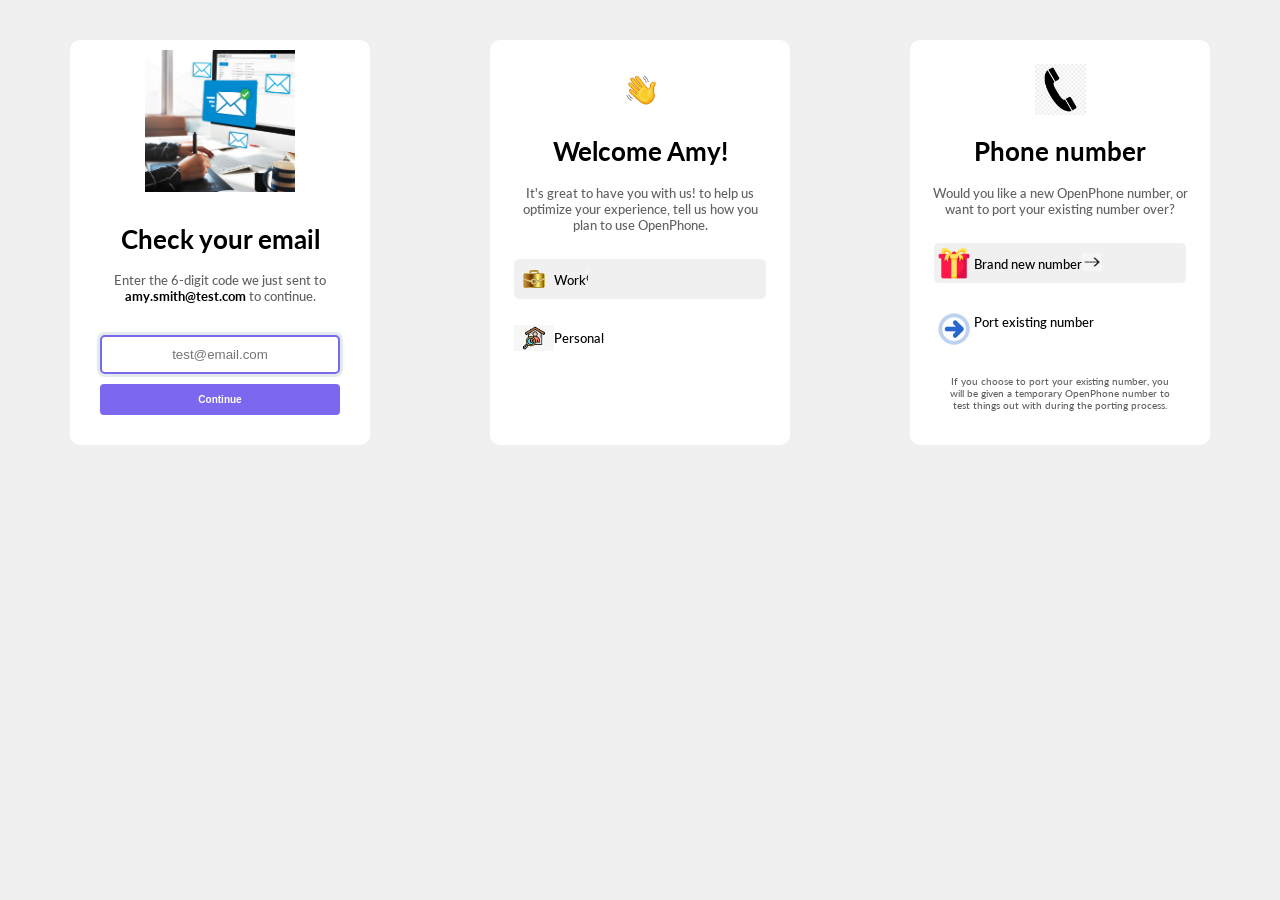
<file: css/Css_Intro/index.html>
<!DOCTYPE html>
<html lang="en">
    <head>
        <meta charset="UTF-8">
        <meta name="viewport" content="width=device-width, initial-scale=1.0">
        <title>Css Introduction</title>
        <link rel="stylesheet" href="style.css">
    </head>
    <body>
        <div class="card-container">
            <div class="card">
                <img class="card_img" src="email.jpg"  alt="check your email">
                <h1>Check your email</h1>
                <p>Enter the 6-digit code we just sent to <br><span class="card-one-email">amy.smith@test.com</span> to continue.</p>
                <div class="card_content">
                    <input type="email" placeholder="test@email.com" required>
                    <br>
                    <a href="card_1.html"><button class="continue-btn">Continue</button></a>
                </div>
            </div>
            <div class="card">
                <img class="card_img card-logo-img" src="wave-hand.jpg"  alt="Welcome">
                <h1>Welcome Amy!</h1>
                <p>It's great to have you with us! to help us <br>
                            optimize your experience, tell us how you<br>
                            plan to use OpenPhone.</p>
                <div class="card_content">
                    <div  class="life_balance">
                        <img src="brief_case.png" alt="Work">
                        <span>Work</span>
                        <a href="card_2.html"><img src="arrow.jpg" alt="Work" class="arrow"></a>

                    </div>
                    <div  class="life_balance life_balance_personal">
                        <img src="personal.png" alt="Personal">
                        <span>Personal</span>
                    </div>
                </div>
            </div>
            <div class="card">
                <img class="card_img card-logo-img" src="phone.png"  alt="phone number">
                <h1>Phone number</h1>
                <p>Would you like a new OpenPhone number, or <br>
                   want to port your existing number over?</p>
                <div class="card_content">
                   <div  class="life_balance">
                        <img src="gift.png" alt="Work">
                        <span>Brand new number</span>
                        <img src="arrow.jpg" alt="Work" class="arrow">

                    </div>
                    <div  class="life_balance life_balance_personal">
                        <img src="right_arrow.png" alt="Personal">
                        <span>Port existing number</span>
                    </div>
                    <p class="port-content">If you choose to port your existing number, you <br>
will be given a temporary OpenPhone number to <br>
test things out with during the porting process.</p>
                </div>
            </div>
          
        </div>
    </body>
</html>
</file>
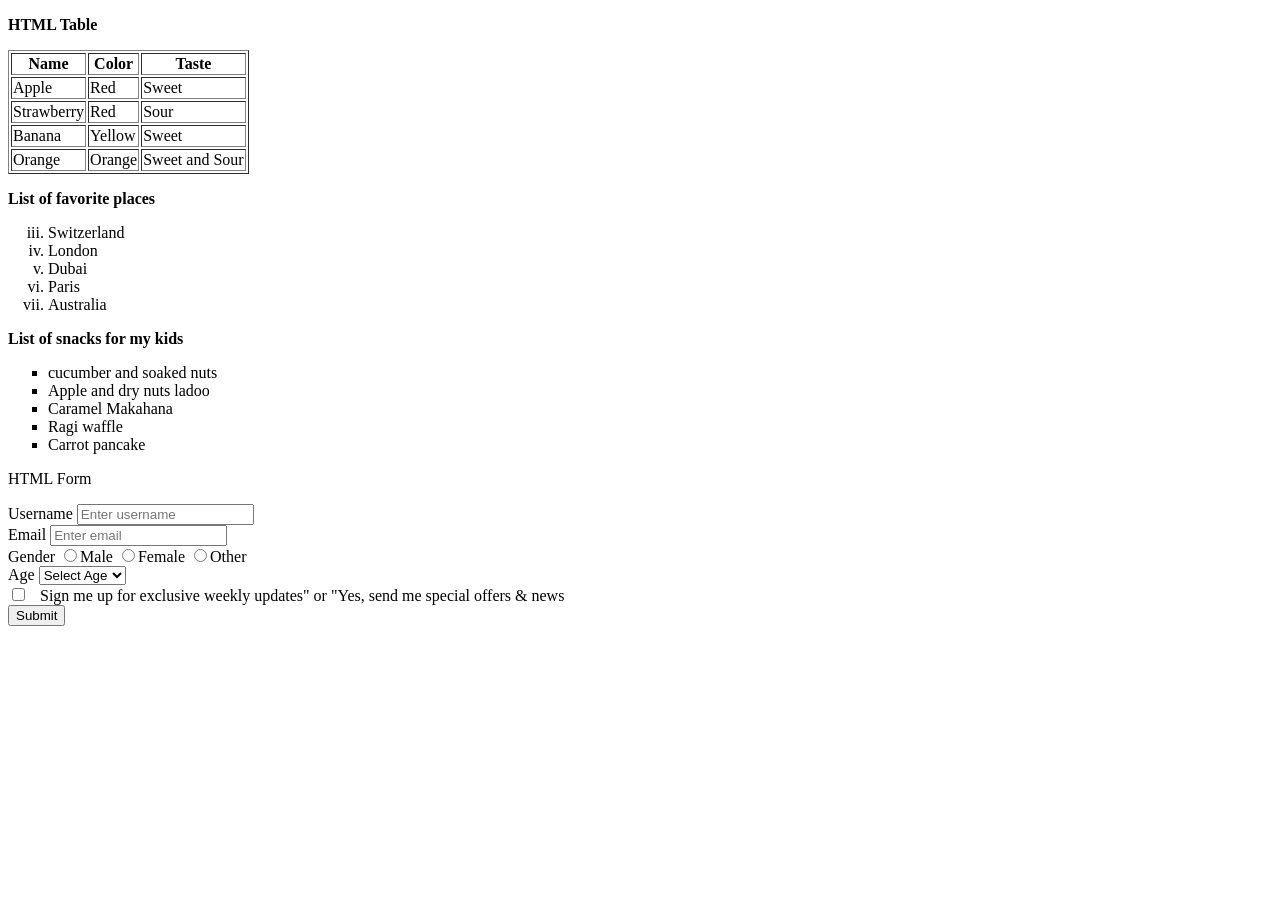
<file: Html/Html_Day2/index.html>
<!DOCTYPE html>
<html lang="en">
    <head>
        <meta charset="UTF-8">
        <meta name="viewport" content="width=device-width, initial-scale=1.0">
        <title>HTML Forms and Tables</title>
    </head>
    <body>
        <p><b>HTML Table</b></p>
        <section>
            <table border>
                <tr>
                    <th>Name</th>
                    <th>Color</th>
                    <th>Taste</th>
                </tr>
                <tr>
                    <td>Apple</td>
                    <td>Red</td>
                    <td>Sweet</td>
                </tr>
                <tr>
                    <td>Strawberry</td>
                    <td>Red</td>
                    <td>Sour</td>
                </tr>
                <tr>
                    <td>Banana</td>
                    <td>Yellow</td>
                    <td>Sweet</td>
                </tr>
                <tr>
                    <td>Orange</td>
                    <td>Orange</td>
                    <td>Sweet and Sour</td>
                </tr>
            </table>
        </section>
        <div>
            <p><strong>List of favorite places</strong></p>
            <ol start="3" type="i">
                <li>Switzerland</li>
                <li>London</li>
                <li>Dubai</li>
                <li>Paris</li>
                <li>Australia</li>
            </ol>

        </div>
        <div>
            <p><strong>List of snacks for my kids</strong></p>
            <ul type="square">
                <li>cucumber and soaked nuts</li>
                <li>Apple and dry nuts ladoo</li>
                <li>Caramel Makahana</li>
                <li>Ragi waffle</li>
                <li>Carrot pancake</li>
            </ul>
        </div>
        <section>
            <p>HTML Form</p>
            <form action="">
                <div>
                <label for="username">Username</label>
                <input type="text" name="username" minlength="3" maxlength="50" placeholder="Enter username" required/>
            <br>
            </div>
            <div>
            <label for="email">Email</label>
            <input type="email" name="email" placeholder="Enter email" required/>
        <br>
        </div>
        <div>
        <label for="gender">Gender</label>
        <input type="radio" name="gender" value="male" required>Male
        <input type="radio" name="gender" value="female" required>Female
        <input type="radio" name="gender" value="other" required>Other
    <br>
        </div>
        <div>
    <label for="age">Age</label>
    <select name="age" id="age" required>
        <option value="">Select Age</option>
        <option value="1">18-24</option>
        <option value="2">25-34</option>
        <option value="3">35-44</option>
        <option value="4">45-59</option>
        <option value="5">60-74</option>
        <option value="6">75-100</option>
    </select>
<br>
</div>
<input type="checkbox" name="newsletter" required> &nbsp; Sign me up for exclusive weekly updates" or "Yes, send me special offers & news
 <br>               <button type="submit">Submit</button>
        </form>

            </form>
        </section>
    </body>
</html>
</file>
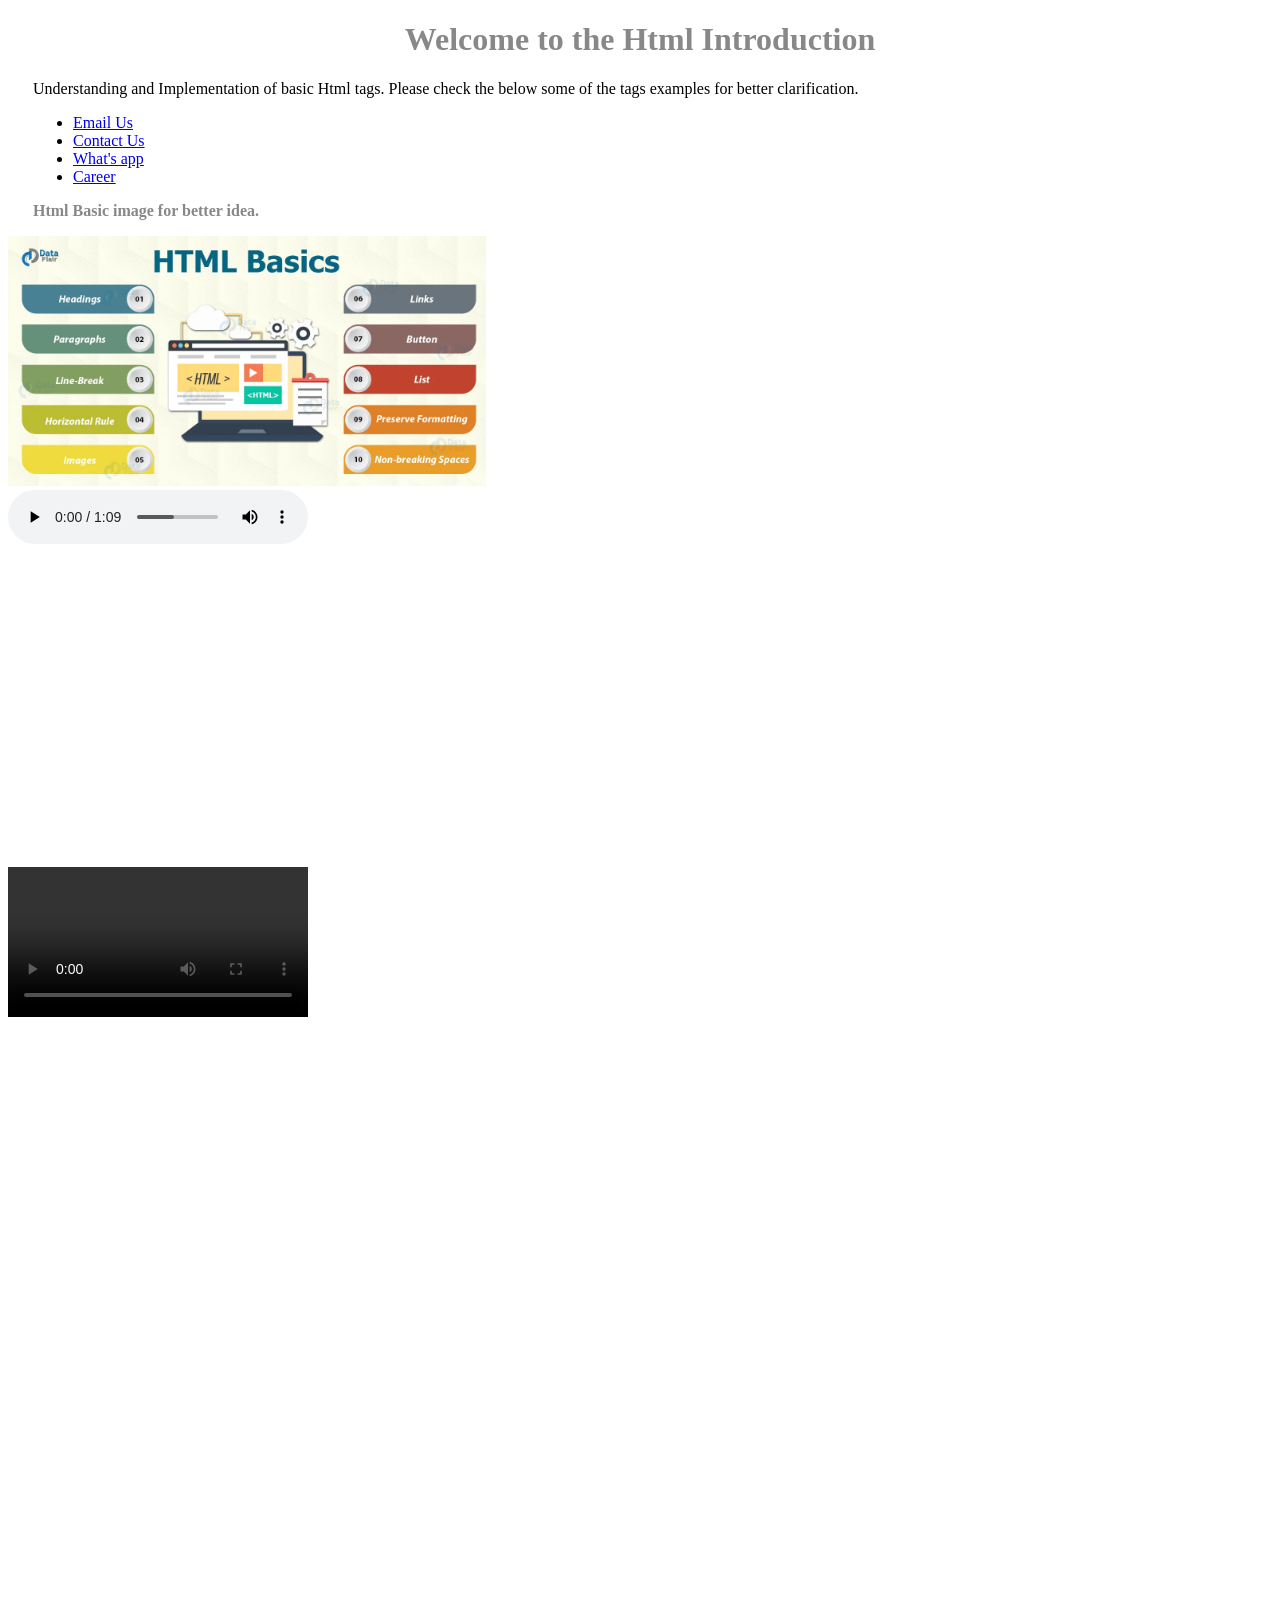
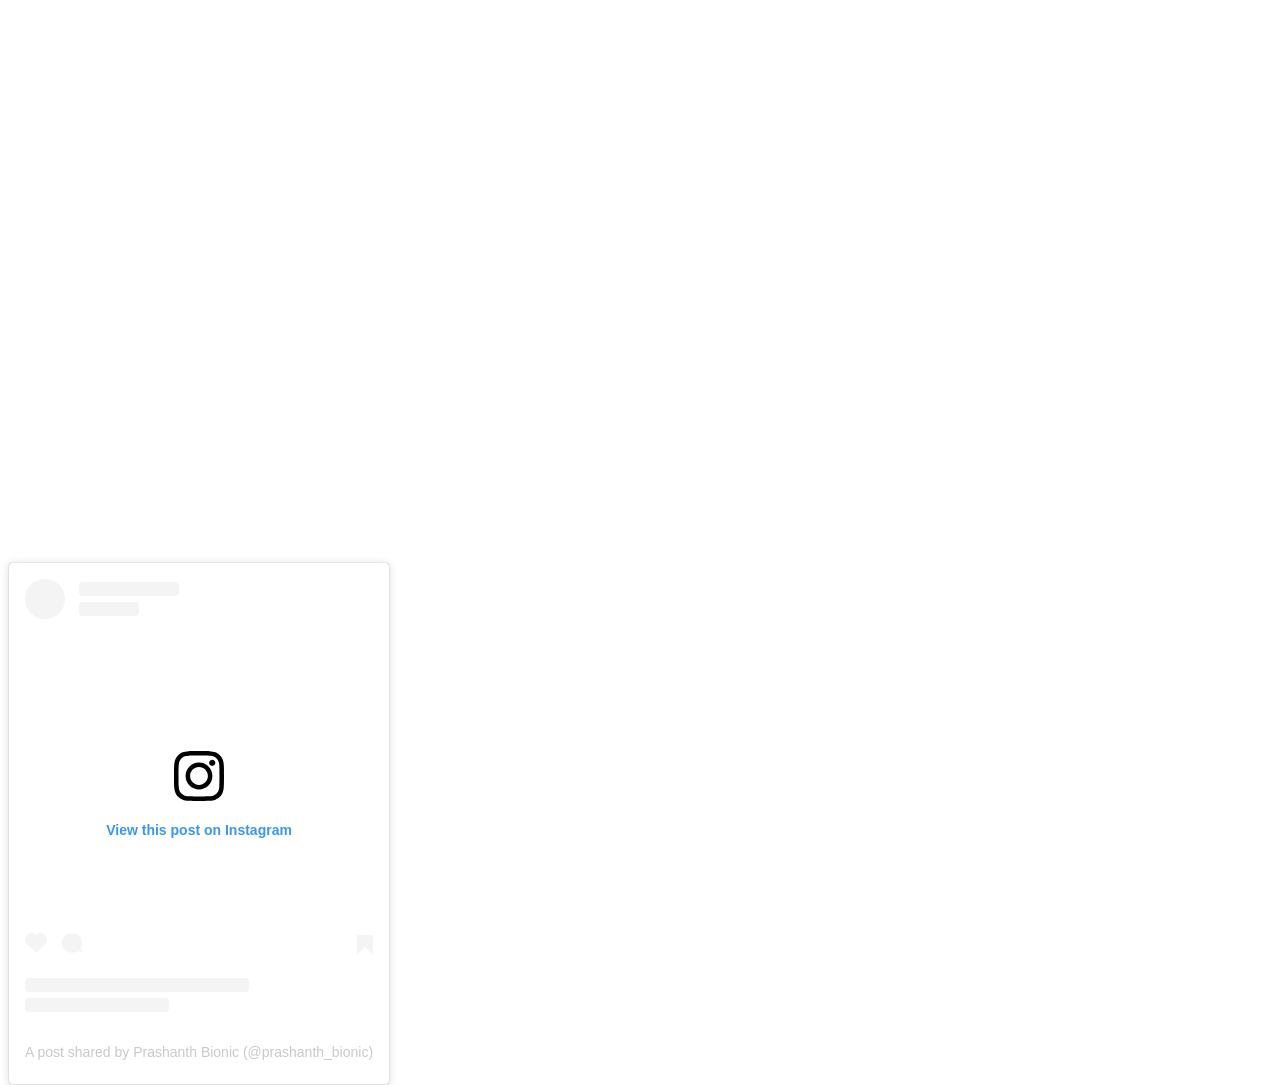
<file: Html/Html_Intro_Day1/index.html>
<!DOCTYPE html>
<html lang="en">
    <head>
        <meta charset="UTF-8">
        <meta name="viewport" content="width=device-width, initial-scale=1.0">
        <title>HTML Basics</title>
        <link href="css/style.css" rel="stylesheet">
    </head>
    <body>
        <div class="base_container">
            <h1>Welcome to the Html Introduction</h1>
            <div class="child_container">
                <p class="description_container">Understanding and Implementation of basic Html tags. 
                    Please check the below some of the tags examples for better clarification. </p>
                <div class="list_items_container">
                    <ul>
                        <li><a href="mailto:asaran2k7@gmail.com">Email Us</a></li>
                        <li><a href="tel:+919952003075">Contact Us</a></li>
                        <li><a href="https://wa.me/9952003075">What's app</a></li>
                        <li><a href="https://codekaro.in/" target="_blank">Career</a></li>
                    </ul>
                </div>
                
                <div class="image_container">
                    <p> Html Basic image for better idea. </p>
                    <img src="assets/images/HTML-Basics.webp" alt="html basic image"/>
                </div>
                <div class="audios">
                    <audio src="assets/water_drops.mp3" controls></audio>
                </div>
                <div class="video_list">
                    <div class="embed_videos">
                        <iframe src="https://www.youtube.com/embed/WVPjfZBo6_I?si=m4RfqVRPoVlL7aE3" title="YouTube video player" frameborder="0" allow="accelerometer; autoplay; clipboard-write; encrypted-media; gyroscope; picture-in-picture; web-share" referrerpolicy="strict-origin-when-cross-origin" allowfullscreen></iframe>
                    </div>
                    <div class="local_video">
                        <video src="assets/nature.mp4"  controls></video>
                    </div>
                </div>
                <div class="insta_post">
                    <blockquote class="instagram-media" data-instgrm-captioned data-instgrm-permalink="https://www.instagram.com/reel/DWvTDduE0t4/?utm_source=ig_embed&amp;utm_campaign=loading" data-instgrm-version="14" style=" background:#FFF; border:0; border-radius:3px; box-shadow:0 0 1px 0 rgba(0,0,0,0.5),0 1px 10px 0 rgba(0,0,0,0.15); margin: 1px; max-width:540px; min-width:326px; padding:0; width:99.375%; width:-webkit-calc(100% - 2px); width:calc(100% - 2px);"><div style="padding:16px;"> <a href="https://www.instagram.com/reel/DWvTDduE0t4/?utm_source=ig_embed&amp;utm_campaign=loading" style=" background:#FFFFFF; line-height:0; padding:0 0; text-align:center; text-decoration:none; width:100%;" target="_blank"> <div style=" display: flex; flex-direction: row; align-items: center;"> <div style="background-color: #F4F4F4; border-radius: 50%; flex-grow: 0; height: 40px; margin-right: 14px; width: 40px;"></div> <div style="display: flex; flex-direction: column; flex-grow: 1; justify-content: center;"> <div style=" background-color: #F4F4F4; border-radius: 4px; flex-grow: 0; height: 14px; margin-bottom: 6px; width: 100px;"></div> <div style=" background-color: #F4F4F4; border-radius: 4px; flex-grow: 0; height: 14px; width: 60px;"></div></div></div><div style="padding: 19% 0;"></div> <div style="display:block; height:50px; margin:0 auto 12px; width:50px;"><svg width="50px" height="50px" viewBox="0 0 60 60" version="1.1" xmlns="https://www.w3.org/2000/svg" xmlns:xlink="https://www.w3.org/1999/xlink"><g stroke="none" stroke-width="1" fill="none" fill-rule="evenodd"><g transform="translate(-511.000000, -20.000000)" fill="#000000"><g><path d="M556.869,30.41 C554.814,30.41 553.148,32.076 553.148,34.131 C553.148,36.186 554.814,37.852 556.869,37.852 C558.924,37.852 560.59,36.186 560.59,34.131 C560.59,32.076 558.924,30.41 556.869,30.41 M541,60.657 C535.114,60.657 530.342,55.887 530.342,50 C530.342,44.114 535.114,39.342 541,39.342 C546.887,39.342 551.658,44.114 551.658,50 C551.658,55.887 546.887,60.657 541,60.657 M541,33.886 C532.1,33.886 524.886,41.1 524.886,50 C524.886,58.899 532.1,66.113 541,66.113 C549.9,66.113 557.115,58.899 557.115,50 C557.115,41.1 549.9,33.886 541,33.886 M565.378,62.101 C565.244,65.022 564.756,66.606 564.346,67.663 C563.803,69.06 563.154,70.057 562.106,71.106 C561.058,72.155 560.06,72.803 558.662,73.347 C557.607,73.757 556.021,74.244 553.102,74.378 C549.944,74.521 548.997,74.552 541,74.552 C533.003,74.552 532.056,74.521 528.898,74.378 C525.979,74.244 524.393,73.757 523.338,73.347 C521.94,72.803 520.942,72.155 519.894,71.106 C518.846,70.057 518.197,69.06 517.654,67.663 C517.244,66.606 516.755,65.022 516.623,62.101 C516.479,58.943 516.448,57.996 516.448,50 C516.448,42.003 516.479,41.056 516.623,37.899 C516.755,34.978 517.244,33.391 517.654,32.338 C518.197,30.938 518.846,29.942 519.894,28.894 C520.942,27.846 521.94,27.196 523.338,26.654 C524.393,26.244 525.979,25.756 528.898,25.623 C532.057,25.479 533.004,25.448 541,25.448 C548.997,25.448 549.943,25.479 553.102,25.623 C556.021,25.756 557.607,26.244 558.662,26.654 C560.06,27.196 561.058,27.846 562.106,28.894 C563.154,29.942 563.803,30.938 564.346,32.338 C564.756,33.391 565.244,34.978 565.378,37.899 C565.522,41.056 565.552,42.003 565.552,50 C565.552,57.996 565.522,58.943 565.378,62.101 M570.82,37.631 C570.674,34.438 570.167,32.258 569.425,30.349 C568.659,28.377 567.633,26.702 565.965,25.035 C564.297,23.368 562.623,22.342 560.652,21.575 C558.743,20.834 556.562,20.326 553.369,20.18 C550.169,20.033 549.148,20 541,20 C532.853,20 531.831,20.033 528.631,20.18 C525.438,20.326 523.257,20.834 521.349,21.575 C519.376,22.342 517.703,23.368 516.035,25.035 C514.368,26.702 513.342,28.377 512.574,30.349 C511.834,32.258 511.326,34.438 511.181,37.631 C511.035,40.831 511,41.851 511,50 C511,58.147 511.035,59.17 511.181,62.369 C511.326,65.562 511.834,67.743 512.574,69.651 C513.342,71.625 514.368,73.296 516.035,74.965 C517.703,76.634 519.376,77.658 521.349,78.425 C523.257,79.167 525.438,79.673 528.631,79.82 C531.831,79.965 532.853,80.001 541,80.001 C549.148,80.001 550.169,79.965 553.369,79.82 C556.562,79.673 558.743,79.167 560.652,78.425 C562.623,77.658 564.297,76.634 565.965,74.965 C567.633,73.296 568.659,71.625 569.425,69.651 C570.167,67.743 570.674,65.562 570.82,62.369 C570.966,59.17 571,58.147 571,50 C571,41.851 570.966,40.831 570.82,37.631"></path></g></g></g></svg></div><div style="padding-top: 8px;"> <div style=" color:#3897f0; font-family:Arial,sans-serif; font-size:14px; font-style:normal; font-weight:550; line-height:18px;">View this post on Instagram</div></div><div style="padding: 12.5% 0;"></div> <div style="display: flex; flex-direction: row; margin-bottom: 14px; align-items: center;"><div> <div style="background-color: #F4F4F4; border-radius: 50%; height: 12.5px; width: 12.5px; transform: translateX(0px) translateY(7px);"></div> <div style="background-color: #F4F4F4; height: 12.5px; transform: rotate(-45deg) translateX(3px) translateY(1px); width: 12.5px; flex-grow: 0; margin-right: 14px; margin-left: 2px;"></div> <div style="background-color: #F4F4F4; border-radius: 50%; height: 12.5px; width: 12.5px; transform: translateX(9px) translateY(-18px);"></div></div><div style="margin-left: 8px;"> <div style=" background-color: #F4F4F4; border-radius: 50%; flex-grow: 0; height: 20px; width: 20px;"></div> <div style=" width: 0; height: 0; border-top: 2px solid transparent; border-left: 6px solid #f4f4f4; border-bottom: 2px solid transparent; transform: translateX(16px) translateY(-4px) rotate(30deg)"></div></div><div style="margin-left: auto;"> <div style=" width: 0px; border-top: 8px solid #F4F4F4; border-right: 8px solid transparent; transform: translateY(16px);"></div> <div style=" background-color: #F4F4F4; flex-grow: 0; height: 12px; width: 16px; transform: translateY(-4px);"></div> <div style=" width: 0; height: 0; border-top: 8px solid #F4F4F4; border-left: 8px solid transparent; transform: translateY(-4px) translateX(8px);"></div></div></div> <div style="display: flex; flex-direction: column; flex-grow: 1; justify-content: center; margin-bottom: 24px;"> <div style=" background-color: #F4F4F4; border-radius: 4px; flex-grow: 0; height: 14px; margin-bottom: 6px; width: 224px;"></div> <div style=" background-color: #F4F4F4; border-radius: 4px; flex-grow: 0; height: 14px; width: 144px;"></div></div></a><p style=" color:#c9c8cd; font-family:Arial,sans-serif; font-size:14px; line-height:17px; margin-bottom:0; margin-top:8px; overflow:hidden; padding:8px 0 7px; text-align:center; text-overflow:ellipsis; white-space:nowrap;"><a href="https://www.instagram.com/reel/DWvTDduE0t4/?utm_source=ig_embed&amp;utm_campaign=loading" style=" color:#c9c8cd; font-family:Arial,sans-serif; font-size:14px; font-style:normal; font-weight:normal; line-height:17px; text-decoration:none;" target="_blank">A post shared by Prashanth Bionic (@prashanth_bionic)</a></p></div></blockquote>
                    <script async src="//www.instagram.com/embed.js"></script>
                </div>
      
                

            </div>
        </div>
    </body>
</html>
</file>
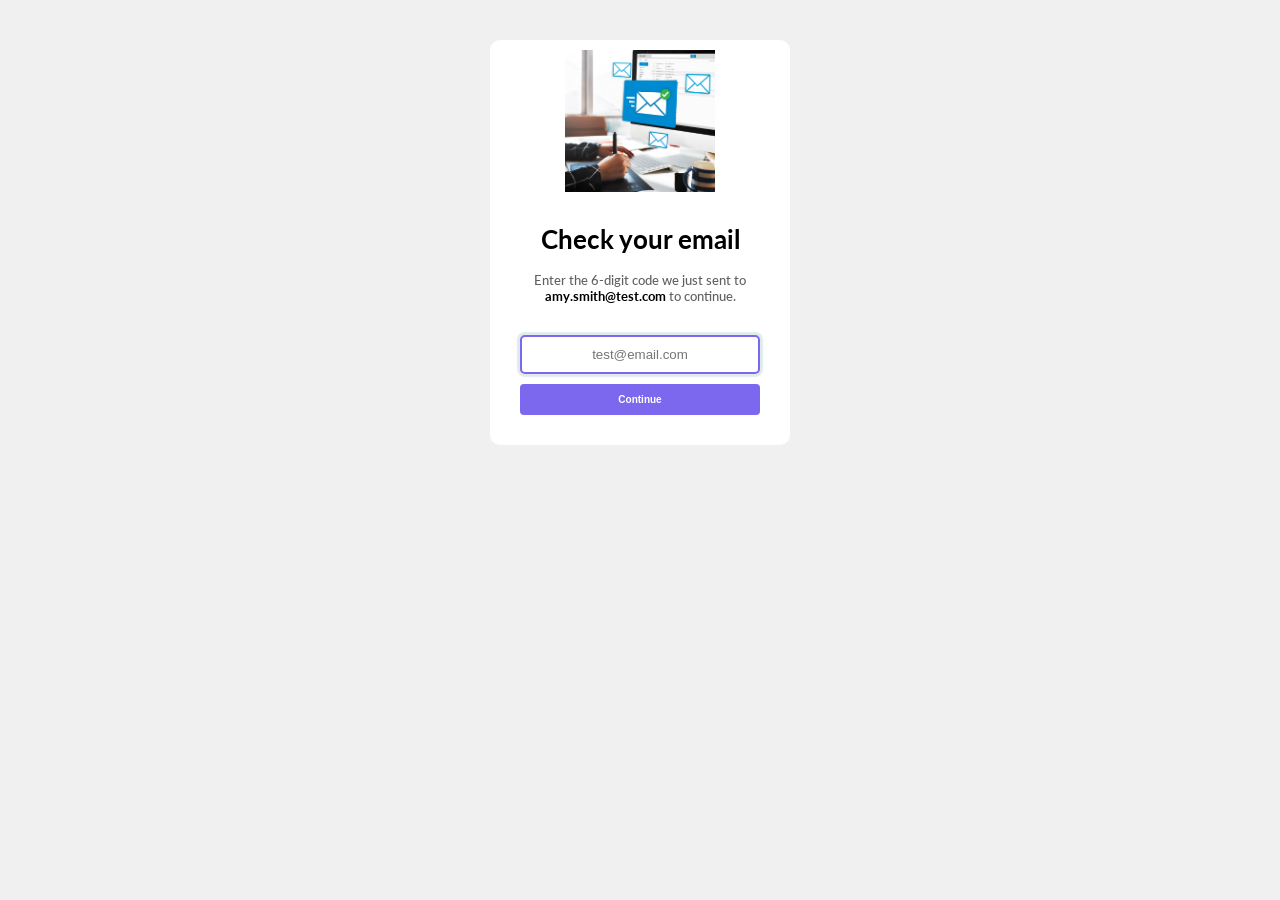
<file: css/Css_Intro/card_1.html>
<!DOCTYPE html>
<html lang="en">
    <head>
        <meta charset="UTF-8">
        <meta name="viewport" content="width=device-width, initial-scale=1.0">
        <title>Css Introduction</title>
        <link rel="stylesheet" href="style.css">
    </head>
    <body>
        <div class="card-container">
            <div class="card">
                <img class="card_img" src="email.jpg"  alt="check your email">
                <h1>Check your email</h1>
                <p>Enter the 6-digit code we just sent to <br><span class="card-one-email">amy.smith@test.com</span> to continue.</p>
                <div class="card_content">
                    <input type="email" placeholder="test@email.com" required>
                    <br>
                    <a href="card_1.html"><button class="continue-btn">Continue</button></a>
                </div>
            </div>
        </div>
    </body>
</html>
</file>
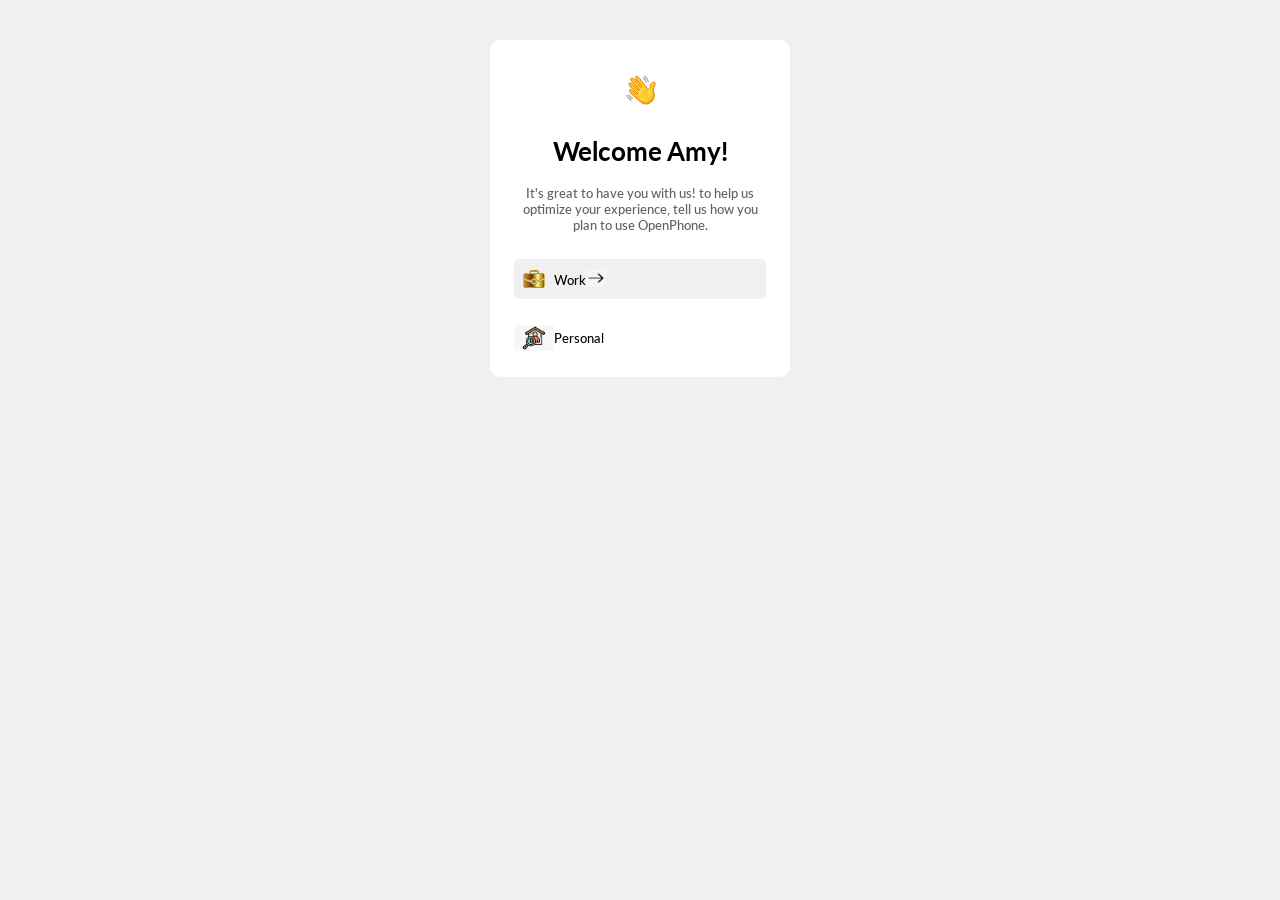
<file: css/Css_Intro/card_2.hml.html>
<!DOCTYPE html>
<html lang="en">
    <head>
        <meta charset="UTF-8">
        <meta name="viewport" content="width=device-width, initial-scale=1.0">
        <title>Css Introduction</title>
        <link rel="stylesheet" href="style.css">
    </head>
    <body>
        <div class="card-container">
            <div class="card">
                <img class="card_img card-logo-img" src="wave-hand.jpg"  alt="Welcome">
                <h1>Welcome Amy!</h1>
                <p>It's great to have you with us! to help us <br>
                            optimize your experience, tell us how you<br>
                            plan to use OpenPhone.</p>
                <div class="card_content">
                    <div  class="life_balance">
                        <img src="brief_case.png" alt="Work">
                        <span>Work</span>
                        <img src="arrow.jpg" alt="Work" class="arrow">

                    </div>
                    <div  class="life_balance life_balance_personal">
                        <img src="personal.png" alt="Personal">
                        <span>Personal</span>
                    </div>
                </div>
            </div>
        </div>
    </body>
</html>
</file>
<file: css/Css_Intro/style.css>
@import url('https://fonts.googleapis.com/css2?family=Lato:ital,wght@0,100;0,300;0,400;0,700;0,900;1,100;1,300;1,400;1,700;1,900&family=PT+Sans:ital,wght@0,400;0,700;1,400;1,700&display=swap');
body{
    margin: 0;
    box-sizing: border-box;
    font-family: "Lato", sans-serif;
    font-weight: 500;
    font-style: normal;
    font-size: small;
    background-color: #F0F0F0;
}
.card-container{
    padding: 10px 10px;
    margin: 10px auto;
    display: flex;    
    flex-wrap: wrap;

}

.card {
    width:300px;
    background-color: white;
    margin:10px auto;
    border-radius: 10px;
    text-align: center;
    margin: 20px auto;
    
}

.card_img{
    width: 50%;
    margin: 10px auto;
}
.continue-btn{
    border-radius: 4px;
    color: white;
    font-weight: 700;
    background-color: #7B68EE;
    width: 80%;
    padding: 10px;
    border: none;
    font-size: 10px;
    margin:10px 0 30px 0;
}
input{
    width: 72%;
    border-radius: 5px;
    padding: 10px;
    border: 2px solid #7B68EE;
    box-shadow: 0 0 1px 3px #E1EBEE;
    margin-top: 18px;
    text-align:center;
}
P {
    color: #606060;
}
.card-one-email{
    font-weight: bold;
    color: black;
}
input:focus{
    border-radius: 5px;
    border-color: 2px solid #7B68EE;
    outline: none;
}

.card-logo-img {
    width: 17%;
    margin: 24px auto 0px auto;
}
.life_balance, .life_balance_personal {
    text-align: left;
    background-color: #F0F0F0;
    margin: 26px 24px;
    border-radius: 5px;
    padding: 0px;
    display: flex;
}
.life_balance img {
    width: 16%;
}
.life_balance img.arrow{
    width: 8%;
    justify-content: end;
    background-color: #F0F0F0;
    height: 18px;
    margin-top: 10px;
}
.life_balance span {
    margin-top: 13px;
}
.life_balance_personal span {
    margin-top: 5px;
} 
.life_balance_personal {
    background: none;
}
.port-content {
    font-size: 10px;
}
</file>
<file: Html/Html_Intro_Day1/css/style.css>
.base_container h1{
                text-align: center;
                color:#888888;
                position: relative;
            }
            .description_container{ 
                margin-left: 25px;
            }
            .list_items_container ul{
                margin-left: 25px;
                
            }
            .image_container img{
                height: 250px;
            }
            .image_container P{
                color: #888888;
                font-weight: BOLD;
                margin-left: 25px;
            }
            div.video_list .embed_videos iframe,.local_video {
                width: 560px;
                height:315px;
                
            }
            .insta_post{
                
                position:absolute;
                margin-top: 980px;
            }
</file>
